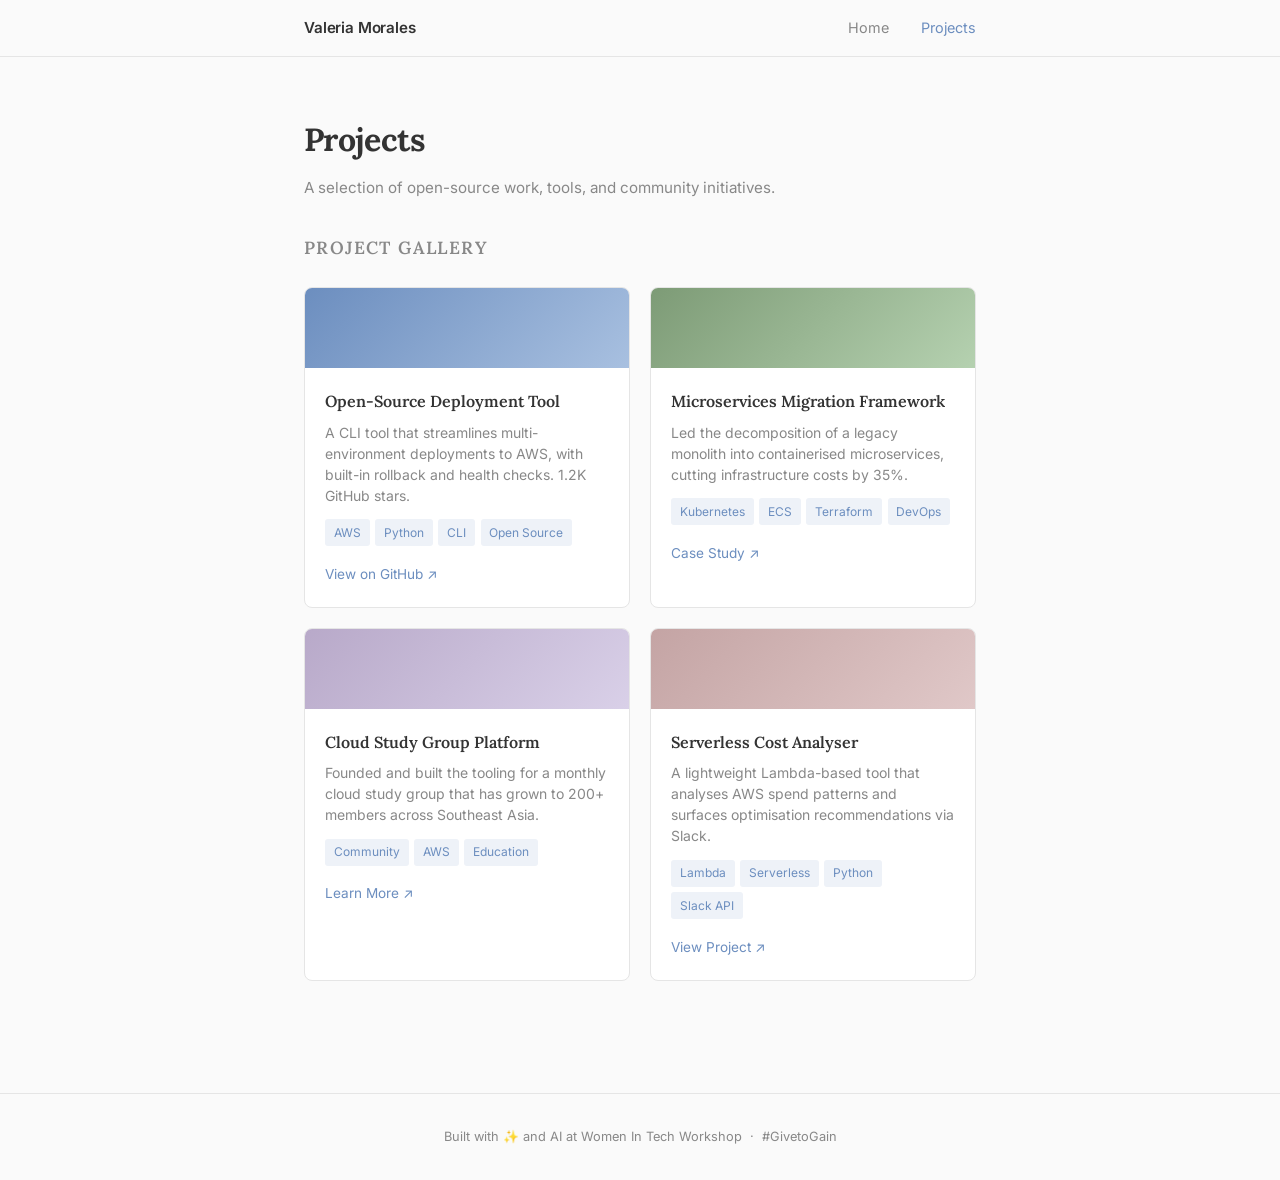
<file: projects.html>
<!DOCTYPE html>
<html lang="en">
<head>
  <meta charset="UTF-8" />
  <meta name="viewport" content="width=device-width, initial-scale=1.0" />
  <title>Projects — Valeria Morales</title>
  <link rel="preconnect" href="https://fonts.googleapis.com" />
  <link rel="preconnect" href="https://fonts.gstatic.com" crossorigin />
  <link href="https://fonts.googleapis.com/css2?family=Inter:wght@400;500;600&family=Lora:wght@600;700&display=swap" rel="stylesheet" />
  <link rel="stylesheet" href="style.css" />
</head>
<body>

  <nav>
    <div class="nav-inner">
      <a href="index.html" class="nav-brand">Valeria Morales</a>
      <ul class="nav-links">
        <li><a href="index.html">Home</a></li>
        <li><a href="projects.html" class="active">Projects</a></li>
      </ul>
    </div>
  </nav>

  <main>

    <section class="page-hero">
      <h1>Projects</h1>
      <p>A selection of open-source work, tools, and community initiatives.</p>
    </section>

    <section aria-labelledby="projects-heading" style="border-top:none; padding-top:0;">
      <h2 id="projects-heading" class="sr-only">Project Gallery</h2>
      <div class="projects-grid">

        <article class="project-card">
          <div class="card-banner" style="background: linear-gradient(135deg, #6C8EBF 0%, #a8c0e0 100%);"></div>
          <div class="card-body">
            <h3>Open-Source Deployment Tool</h3>
            <p>A CLI tool that streamlines multi-environment deployments to AWS, with built-in rollback and health checks. 1.2K GitHub stars.</p>
            <div class="tags">
              <span class="tag">AWS</span>
              <span class="tag">Python</span>
              <span class="tag">CLI</span>
              <span class="tag">Open Source</span>
            </div>
            <a href="https://github.com/mayachen-example" class="card-link" target="_blank" rel="noopener">View on GitHub ↗</a>
          </div>
        </article>

        <article class="project-card">
          <div class="card-banner" style="background: linear-gradient(135deg, #7D9B76 0%, #b5d1b0 100%);"></div>
          <div class="card-body">
            <h3>Microservices Migration Framework</h3>
            <p>Led the decomposition of a legacy monolith into containerised microservices, cutting infrastructure costs by 35%.</p>
            <div class="tags">
              <span class="tag">Kubernetes</span>
              <span class="tag">ECS</span>
              <span class="tag">Terraform</span>
              <span class="tag">DevOps</span>
            </div>
            <a href="#" class="card-link">Case Study ↗</a>
          </div>
        </article>

        <article class="project-card">
          <div class="card-banner" style="background: linear-gradient(135deg, #b8a9c9 0%, #d9d0e8 100%);"></div>
          <div class="card-body">
            <h3>Cloud Study Group Platform</h3>
            <p>Founded and built the tooling for a monthly cloud study group that has grown to 200+ members across Southeast Asia.</p>
            <div class="tags">
              <span class="tag">Community</span>
              <span class="tag">AWS</span>
              <span class="tag">Education</span>
            </div>
            <a href="#" class="card-link">Learn More ↗</a>
          </div>
        </article>

        <article class="project-card">
          <div class="card-banner" style="background: linear-gradient(135deg, #C4A4A4 0%, #e0c8c8 100%);"></div>
          <div class="card-body">
            <h3>Serverless Cost Analyser</h3>
            <p>A lightweight Lambda-based tool that analyses AWS spend patterns and surfaces optimisation recommendations via Slack.</p>
            <div class="tags">
              <span class="tag">Lambda</span>
              <span class="tag">Serverless</span>
              <span class="tag">Python</span>
              <span class="tag">Slack API</span>
            </div>
            <a href="#" class="card-link">View Project ↗</a>
          </div>
        </article>

      </div>
    </section>

  </main>

  <footer>
    Built with ✨ and AI at Women In Tech Workshop &nbsp;·&nbsp; #GivetoGain
  </footer>

</body>
</html>
</file>
<file: style.css>
/* ===== Reset & Base ===== */
*, *::before, *::after { box-sizing: border-box; margin: 0; padding: 0; }

:root {
  --bg: #fafafa;
  --white: #ffffff;
  --text: #333333;
  --muted: #888888;
  --border: #e5e5e5;
  --accent: #6C8EBF;
  --accent-light: #eef2f8;
  --max-width: 720px;
}

html { font-size: 16px; scroll-behavior: smooth; }

body {
  background: var(--bg);
  color: var(--text);
  font-family: 'Inter', sans-serif;
  line-height: 1.7;
}

/* ===== Nav ===== */
nav {
  position: sticky;
  top: 0;
  background: rgba(250,250,250,0.92);
  backdrop-filter: blur(8px);
  border-bottom: 1px solid var(--border);
  z-index: 100;
}

.nav-inner {
  max-width: var(--max-width);
  margin: 0 auto;
  padding: 0 1.5rem;
  display: flex;
  align-items: center;
  justify-content: space-between;
  height: 56px;
}

.nav-brand {
  font-weight: 600;
  font-size: 0.95rem;
  color: var(--text);
  text-decoration: none;
  letter-spacing: -0.01em;
}

.nav-links {
  display: flex;
  gap: 2rem;
  list-style: none;
}

.nav-links a {
  text-decoration: none;
  color: var(--muted);
  font-size: 0.9rem;
  transition: color 0.2s;
}

.nav-links a:hover,
.nav-links a.active {
  color: var(--accent);
}

/* ===== Layout ===== */
main {
  max-width: var(--max-width);
  margin: 0 auto;
  padding: 0 1.5rem 4rem;
}

section {
  padding: 3rem 0;
  border-top: 1px solid var(--border);
}

section:first-of-type { border-top: none; }

h2 {
  font-family: 'Lora', serif;
  font-size: 1.1rem;
  font-weight: 600;
  letter-spacing: 0.08em;
  text-transform: uppercase;
  color: var(--muted);
  margin-bottom: 1.5rem;
}

/* ===== Hero ===== */
.hero {
  padding: 4rem 0 3rem;
  display: flex;
  flex-direction: column;
  align-items: center;
  text-align: center;
  gap: 1.25rem;
  border-top: none;
}

.avatar {
  width: 88px;
  height: 88px;
  border-radius: 50%;
  background: var(--accent-light);
  display: flex;
  align-items: center;
  justify-content: center;
  font-family: 'Lora', serif;
  font-size: 1.6rem;
  font-weight: 600;
  color: var(--accent);
  flex-shrink: 0;
}

.hero h1 {
  font-family: 'Lora', serif;
  font-size: 2.2rem;
  font-weight: 700;
  letter-spacing: -0.02em;
  line-height: 1.2;
  color: var(--text);
}

.hero .tagline {
  font-size: 1rem;
  color: var(--muted);
  max-width: 480px;
}

/* ===== About ===== */
.about p {
  font-size: 1.05rem;
  color: var(--text);
  max-width: 600px;
}

.about p + p {
  margin-top: 1rem;
}

/* ===== Skills ===== */
.skills-list {
  display: flex;
  flex-wrap: wrap;
  gap: 0.5rem;
  list-style: none;
}

.skills-list li {
  border: 1px solid var(--border);
  border-radius: 4px;
  padding: 0.3rem 0.75rem;
  font-size: 0.875rem;
  color: var(--text);
  background: var(--white);
}

/* ===== Tech Stack ===== */
.techstack-list {
  display: flex;
  flex-wrap: wrap;
  gap: 0.75rem;
  list-style: none;
}

.techstack-item {
  display: flex;
  flex-direction: column;
  align-items: center;
  gap: 0.4rem;
  background: var(--white);
  border: 1px solid var(--border);
  border-radius: 8px;
  padding: 0.85rem 1rem;
  min-width: 90px;
  font-size: 0.78rem;
  color: var(--text);
  text-align: center;
  transition: box-shadow 0.2s, transform 0.2s;
}

.techstack-item:hover {
  box-shadow: 0 4px 12px rgba(0,0,0,0.07);
  transform: translateY(-2px);
}

.techstack-item img {
  display: block;
}

/* ===== Experience ===== */
.exp-list { list-style: none; display: flex; flex-direction: column; gap: 1.25rem; }

.exp-item .role { font-weight: 600; font-size: 0.95rem; }
.exp-item .org  { font-size: 0.9rem; color: var(--text); }
.exp-item .date { font-size: 0.82rem; color: var(--muted); margin-top: 0.1rem; }

.view-more-link {
  display: inline-block;
  margin-top: 1.25rem;
  font-size: 0.875rem;
  color: var(--accent);
  text-decoration: none;
  border-bottom: 1px solid transparent;
  transition: border-color 0.2s;
}

.view-more-link:hover { border-bottom-color: var(--accent); }

/* ===== Achievements ===== */
.ach-list {
  list-style: none;
  display: flex;
  flex-direction: column;
  gap: 0.6rem;
}

.ach-list li {
  font-size: 0.95rem;
  padding-left: 1.2rem;
  position: relative;
}

.ach-list li::before {
  content: '—';
  position: absolute;
  left: 0;
  color: var(--accent);
}

/* ===== Fun Facts ===== */
.fun-list {
  list-style: none;
  display: flex;
  flex-direction: column;
  gap: 0.6rem;
}

.fun-list li {
  font-size: 0.95rem;
  color: var(--text);
}

/* ===== Social ===== */
.social-links {
  display: flex;
  gap: 1.5rem;
  list-style: none;
  flex-wrap: wrap;
}

.social-links a {
  color: var(--accent);
  text-decoration: none;
  font-size: 0.9rem;
  border-bottom: 1px solid transparent;
  transition: border-color 0.2s;
}

.social-links a:hover { border-bottom-color: var(--accent); }

/* ===== Projects Page ===== */
.page-hero {
  padding: 3.5rem 0 2rem;
  border-top: none;
}

.page-hero h1 {
  font-family: 'Lora', serif;
  font-size: 2rem;
  font-weight: 700;
  letter-spacing: -0.02em;
  margin-bottom: 0.5rem;
}

.page-hero p { color: var(--muted); font-size: 0.95rem; }

.projects-grid {
  display: grid;
  grid-template-columns: 1fr 1fr;
  gap: 1.25rem;
}

.project-card {
  background: var(--white);
  border: 1px solid var(--border);
  border-radius: 8px;
  overflow: hidden;
  transition: box-shadow 0.2s, transform 0.2s;
}

.project-card:hover {
  box-shadow: 0 4px 20px rgba(0,0,0,0.07);
  transform: translateY(-2px);
}

.card-banner {
  height: 80px;
}

.card-body { padding: 1.25rem; }

.card-body h3 {
  font-family: 'Lora', serif;
  font-size: 1rem;
  font-weight: 600;
  margin-bottom: 0.4rem;
}

.card-body p {
  font-size: 0.875rem;
  color: var(--muted);
  margin-bottom: 0.85rem;
  line-height: 1.5;
}

.tags {
  display: flex;
  flex-wrap: wrap;
  gap: 0.35rem;
  margin-bottom: 0.85rem;
}

.tag {
  font-size: 0.75rem;
  padding: 0.2rem 0.55rem;
  border-radius: 3px;
  background: var(--accent-light);
  color: var(--accent);
}

.card-link {
  font-size: 0.85rem;
  color: var(--accent);
  text-decoration: none;
  border-bottom: 1px solid transparent;
  transition: border-color 0.2s;
}

.card-link:hover { border-bottom-color: var(--accent); }

/* ===== Footer ===== */
footer {
  border-top: 1px solid var(--border);
  text-align: center;
  padding: 2rem 1.5rem;
  font-size: 0.8rem;
  color: var(--muted);
}

/* ===== Responsive ===== */
@media (max-width: 600px) {
  .hero h1 { font-size: 1.7rem; }
  .projects-grid { grid-template-columns: 1fr; }
  .nav-links { gap: 1.25rem; }
}
</file>
